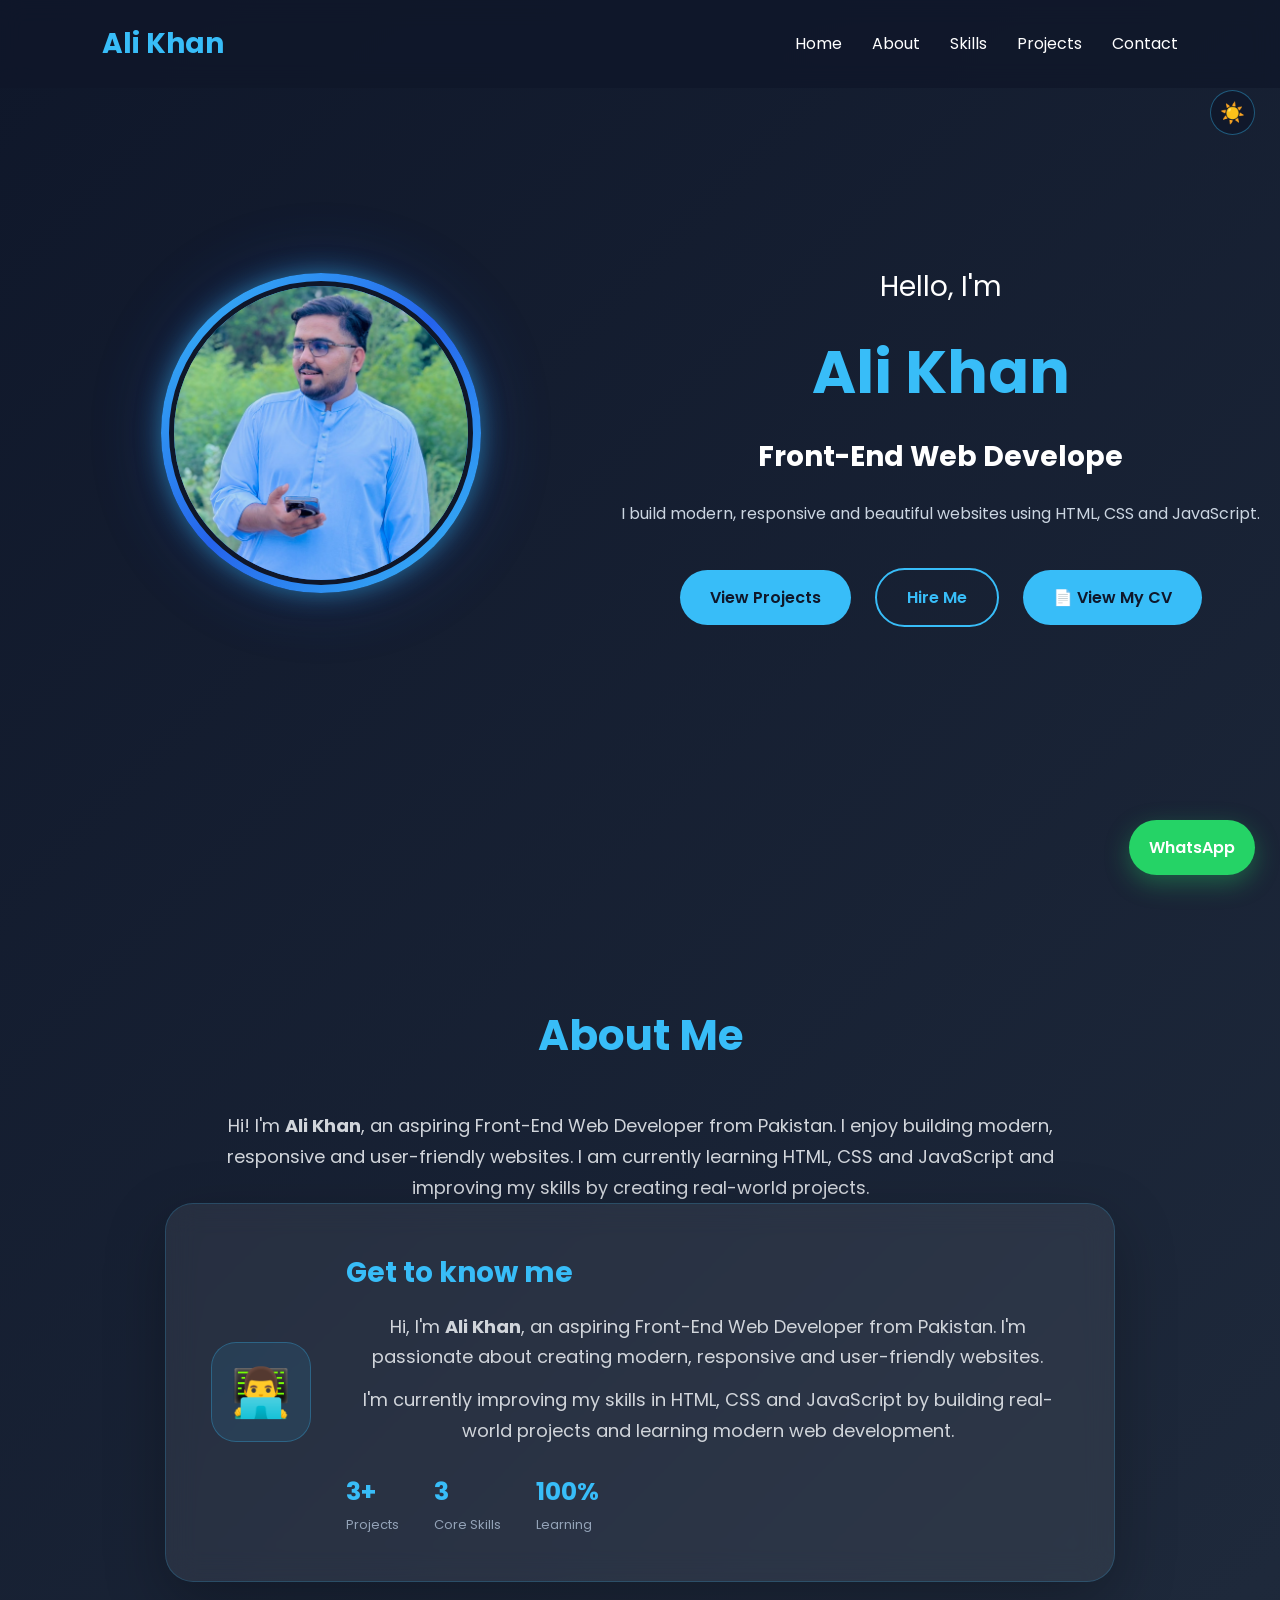
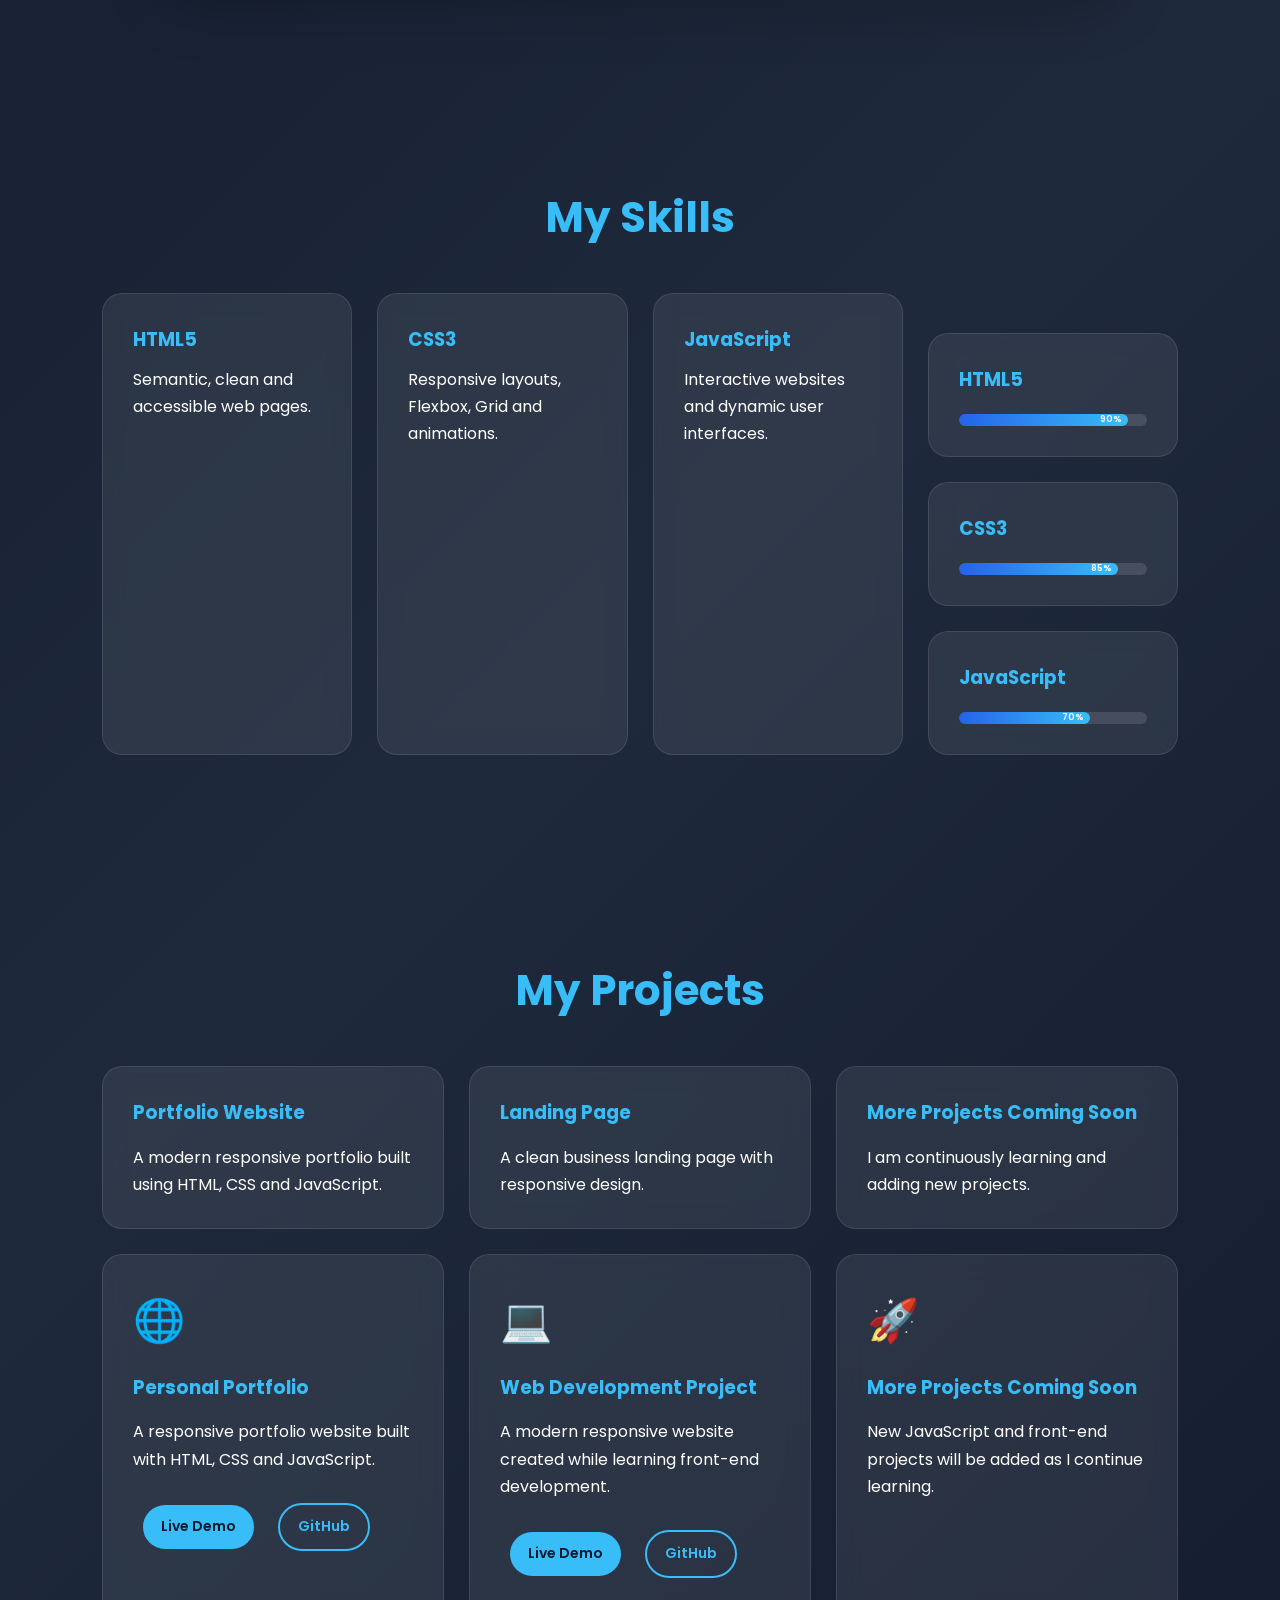
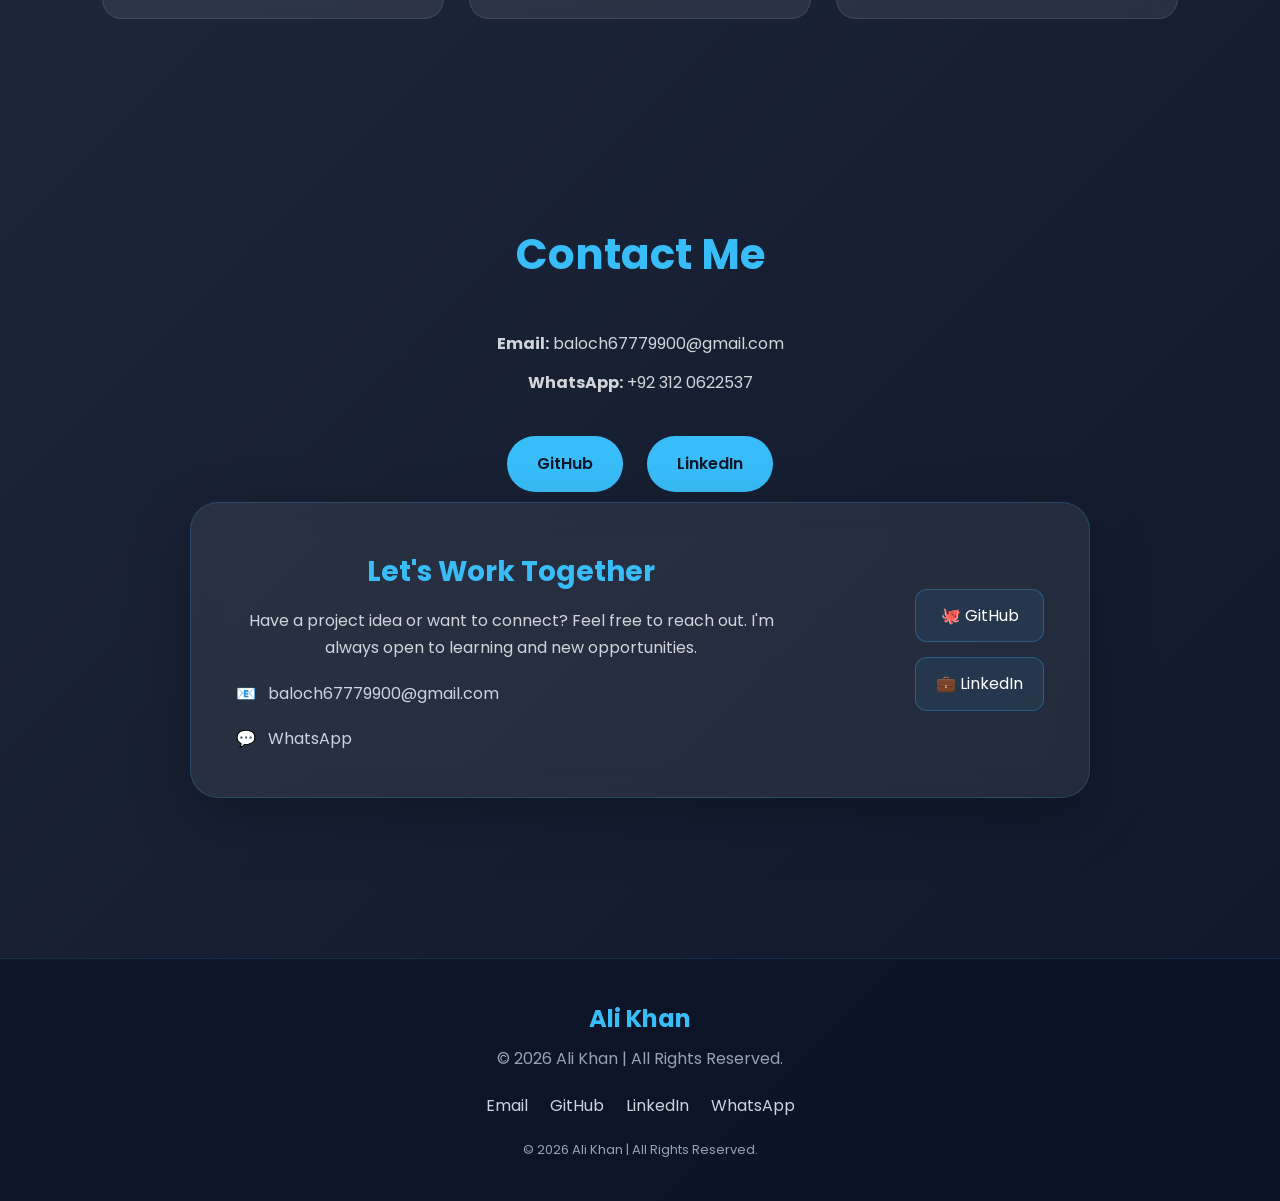
<file: index.html>
<!DOCTYPE html>
<html lang="en">
<head>
  <meta charset="UTF-8">
  <meta name="viewport" content="width=device-width, initial-scale=1.0">
  <title>Ali Khan | Front-End Web Developer</title>
  
<meta name="description"
      content="Ali Khan — Front-End Web Developer portfolio. Explore my projects, skills and web development work.">

<meta name="author" content="Ali Khan">

<meta property="og:title" content="Ali Khan | Front-End Web Developer">

<meta property="og:description"
      content="Explore Ali Khan's portfolio, projects and front-end web development skills.">

<meta property="og:type" content="website">

<meta property="og:url"
      content="https://alainrecovery52.github.io/ali-khan-portfolio/">

<meta property="og:image" content="profile.jpg">
  
  <link rel="stylesheet" href="style.css">

</head>

<body>

<header>
  <nav class="navbar">
    <div class="logo">Ali Khan</div>

    <ul class="nav-links">
      <li><a href="#home">Home</a></li>
      <li><a href="#about">About</a></li>
      <li><a href="#skills">Skills</a></li>
      <li><a href="#projects">Projects</a></li>
      <li><a href="#contact">Contact</a></li>
    </ul>
    <button id="theme-toggle" aria-label="Toggle dark mode">☀️</button>
    
  </nav>
  
</header>

<section class="hero" id="home">
  
<div class="hero-image">
  
  <img src="profile.jpg" alt="Ali Khan">
  
</div>
  <div class="hero-content">

    <h1>Hello, I'm</h1>

    <h2>Ali Khan</h2>

    <h3>Front-End Web Developer</h3>

    <p>
      I build modern, responsive and beautiful websites using HTML, CSS and JavaScript.
    </p>

    <div class="hero-buttons">

      <a href="#projects" class="btn">
        View Projects
      </a>

      <a href="#contact" class="btn secondary">
        Hire Me
      </a>
      
<a href="cv.html" class="btn">
  📄 View My CV
</a>
      
    </div>

  </div>

</section>
<section id="about" class="about">

  <h2>About Me</h2>

  <p>
    Hi! I'm <strong>Ali Khan</strong>, an aspiring Front-End Web Developer from Pakistan. I enjoy building modern, responsive and user-friendly websites. I am currently learning HTML, CSS and JavaScript and improving my skills by creating real-world projects.
  </p>
<div class="about-card">

  <div class="about-icon">👨‍💻</div>

  <div class="about-content">
    <h3>Get to know me</h3>

    <p>
      Hi, I'm <strong>Ali Khan</strong>, an aspiring Front-End Web Developer
      from Pakistan. I'm passionate about creating modern, responsive and
      user-friendly websites.
    </p>

    <p>
      I'm currently improving my skills in HTML, CSS and JavaScript by
      building real-world projects and learning modern web development.
    </p>

    <div class="about-highlights">
      <div>
        <strong>3+</strong>
        <span>Projects</span>
      </div>

      <div>
        <strong>3</strong>
        <span>Core Skills</span>
      </div>

      <div>
        <strong>100%</strong>
        <span>Learning</span>
      </div>
    </div>
  </div>

</div>
  
</section>

<section id="skills" class="skills">

  <h2>My Skills</h2>

  <div class="skills-grid">

    <div class="skill-card">
      <h3>HTML5</h3>
      <p>Semantic, clean and accessible web pages.</p>
    </div>

    <div class="skill-card">
      <h3>CSS3</h3>
      <p>Responsive layouts, Flexbox, Grid and animations.</p>
    </div>

    <div class="skill-card">
      <h3>JavaScript</h3>
      <p>Interactive websites and dynamic user interfaces.</p>
    </div>
<div class="skills-grid">

  <div class="skill-card">
    <h3>HTML5</h3>
    <div class="skill-bar">
      <div class="skill-progress html-progress">90%</div>
    </div>
  </div>

  <div class="skill-card">
    <h3>CSS3</h3>
    <div class="skill-bar">
      <div class="skill-progress css-progress">85%</div>
    </div>
  </div>

  <div class="skill-card">
    <h3>JavaScript</h3>
    <div class="skill-bar">
      <div class="skill-progress js-progress">70%</div>
    </div>
  </div>
  
  </div>

</section>
<section id="projects" class="projects">

  <h2>My Projects</h2>

  <div class="project-grid">

    <div class="project-card">
      <h3>Portfolio Website</h3>
      <p>A modern responsive portfolio built using HTML, CSS and JavaScript.</p>
    </div>

    <div class="project-card">
      <h3>Landing Page</h3>
      <p>A clean business landing page with responsive design.</p>
    </div>

    <div class="project-card">
      <h3>More Projects Coming Soon</h3>
      <p>I am continuously learning and adding new projects.</p>
    </div>
<div class="project-card">
  <div class="project-icon">🌐</div>
  <h3>Personal Portfolio</h3>
  <p>
    A responsive portfolio website built with HTML, CSS and JavaScript.
  </p>

  <div class="project-buttons">
    <a href="https://alainrecovery52.github.io/ali-khan-portfolio/"
       target="_blank" class="btn">
      Live Demo
    </a>

    <a href="https://github.com/alainrecovery52/ali-khan-portfolio"
       target="_blank" class="btn secondary">
      GitHub
    </a>
  </div>
</div>

<div class="project-card">
  <div class="project-icon">💻</div>
  <h3>Web Development Project</h3>
  <p>
    A modern responsive website created while learning front-end development.
  </p>

  <div class="project-buttons">
    <a href="#" class="btn">Live Demo</a>
    <a href="#" class="btn secondary">GitHub</a>
  </div>
</div>

<div class="project-card">
  <div class="project-icon">🚀</div>
  <h3>More Projects Coming Soon</h3>
  <p>
    New JavaScript and front-end projects will be added as I continue learning.
  </p>
</div>
    
  </div>

</section>

<section id="contact" class="contact">

  <h2>Contact Me</h2>

  <p><strong>Email:</strong> baloch67779900@gmail.com</p>

  <p><strong>WhatsApp:</strong> +92 312 0622537</p>

  <div class="contact-buttons">

    <a class="btn" href="https://github.com/alainrecovery52" target="_blank">GitHub</a>

    <a class="btn" href="https://linkedin.com/in/ali-khan-63abb1426/" target="_blank">LinkedIn</a>
<div class="contact-card">

  <div class="contact-info">

    <h3>Let's Work Together</h3>

    <p>
      Have a project idea or want to connect? Feel free to reach out.
      I'm always open to learning and new opportunities.
    </p>

    <div class="contact-item">
      <span>📧</span>
      <a href="mailto:baloch67779900@gmail.com">
        baloch67779900@gmail.com
      </a>
    </div>

    <div class="contact-item">
      <span>💬</span>
      <a href="https://wa.me/923120622537" target="_blank">
        WhatsApp
      </a>
    </div>

  </div>

  <div class="contact-socials">

    <a href="https://github.com/alainrecovery52"
       target="_blank"
       class="social-btn">
      🐙 GitHub
    </a>

    <a href="https://linkedin.com/in/ali-khan-63abb1426/"
       target="_blank"
       class="social-btn">
      💼 LinkedIn
    </a>

  </div>

</div>
  
</section>

<footer>

  <div class="footer-content">

    <h3>Ali Khan</h3>

    <p>Front-End Web Developer</p>

    <div class="footer-links">

      <a href="mailto:baloch67779900@gmail.com">Email</a>

      <a href="https://github.com/alainrecovery52" target="_blank">GitHub</a>

      <a href="https://linkedin.com/in/ali-khan-63abb1426/" target="_blank">LinkedIn</a>

      <a href="https://wa.me/923120622537" target="_blank">WhatsApp</a>

    </div>

    <p class="copyright">
      © 2026 Ali Khan | All Rights Reserved.
    </p>

  </div>

</footer>
  
<a
  href="https://wa.me/923120622537"
  class="whatsapp-btn"
  target="_blank"
  aria-label="Contact Ali Khan on WhatsApp"
>
  WhatsApp
</a>
  
<script src="script.js"></script>
  
</body>
</html>
</file>
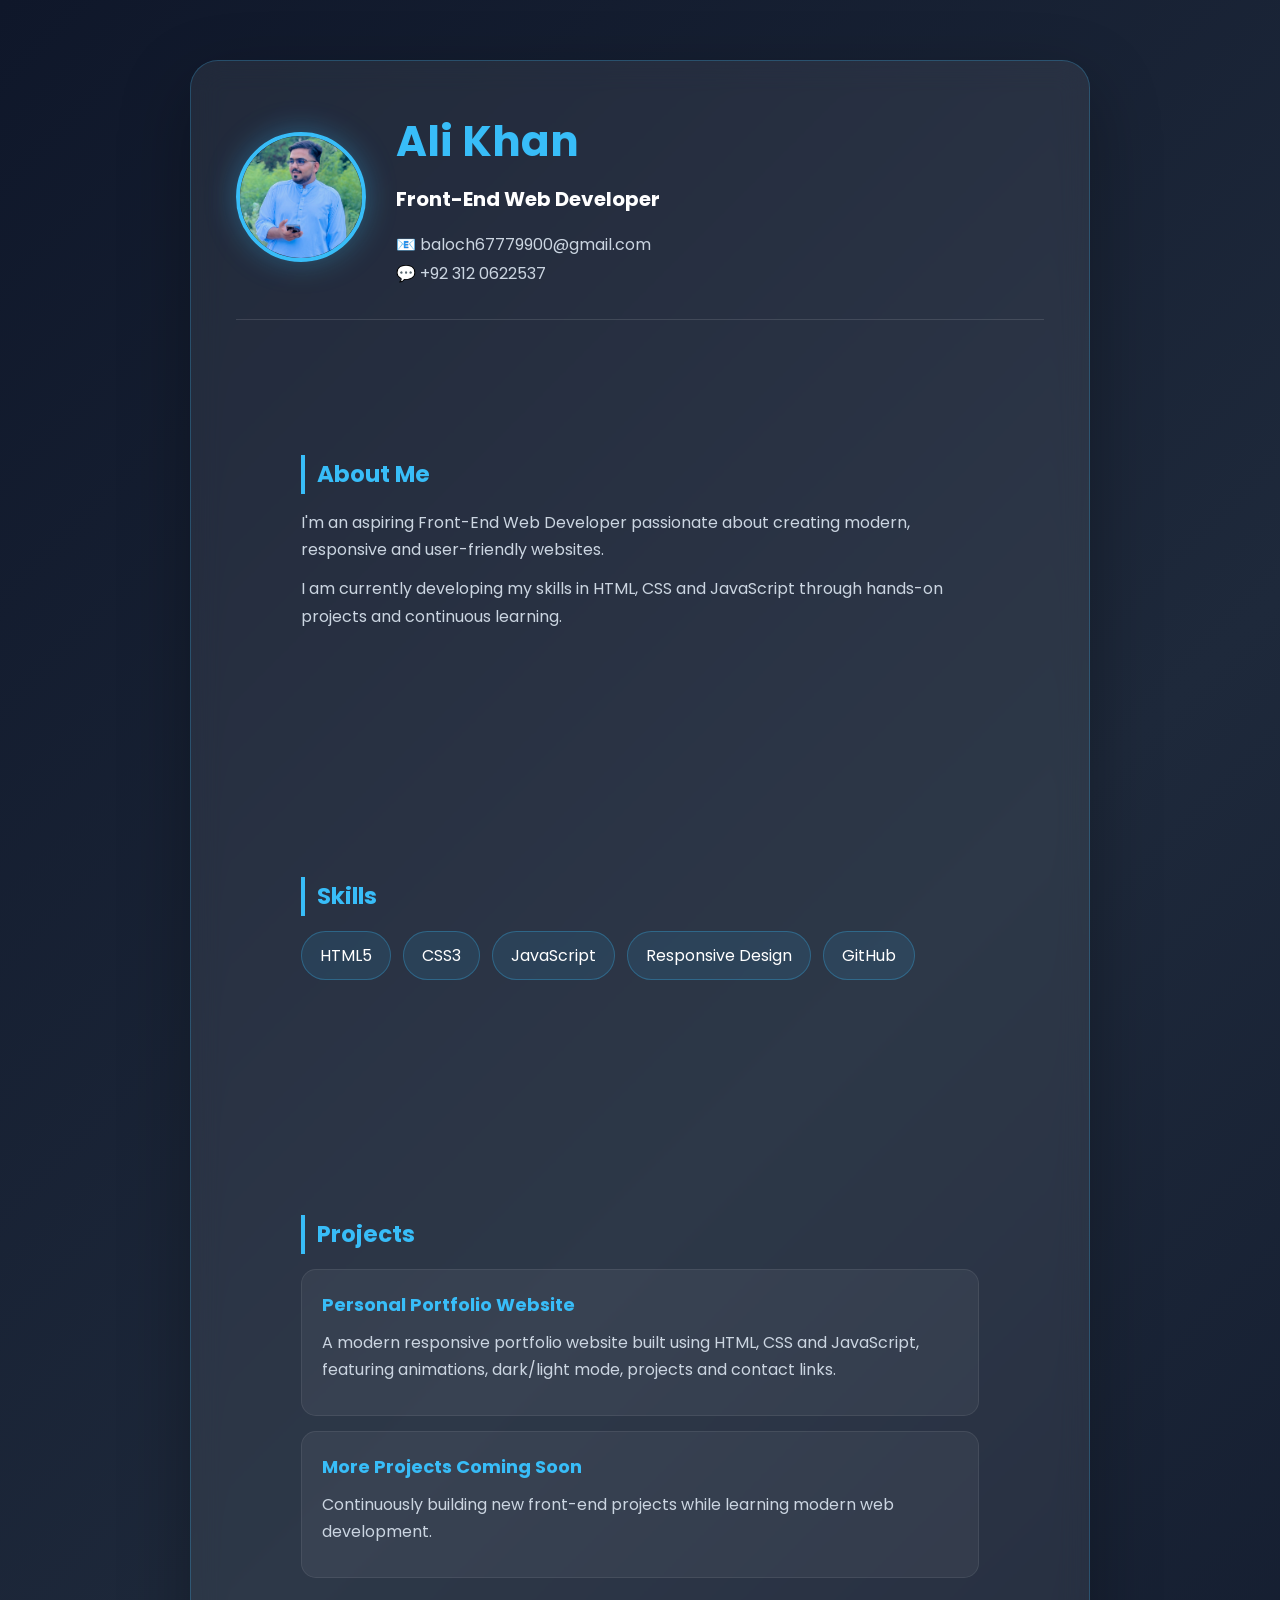
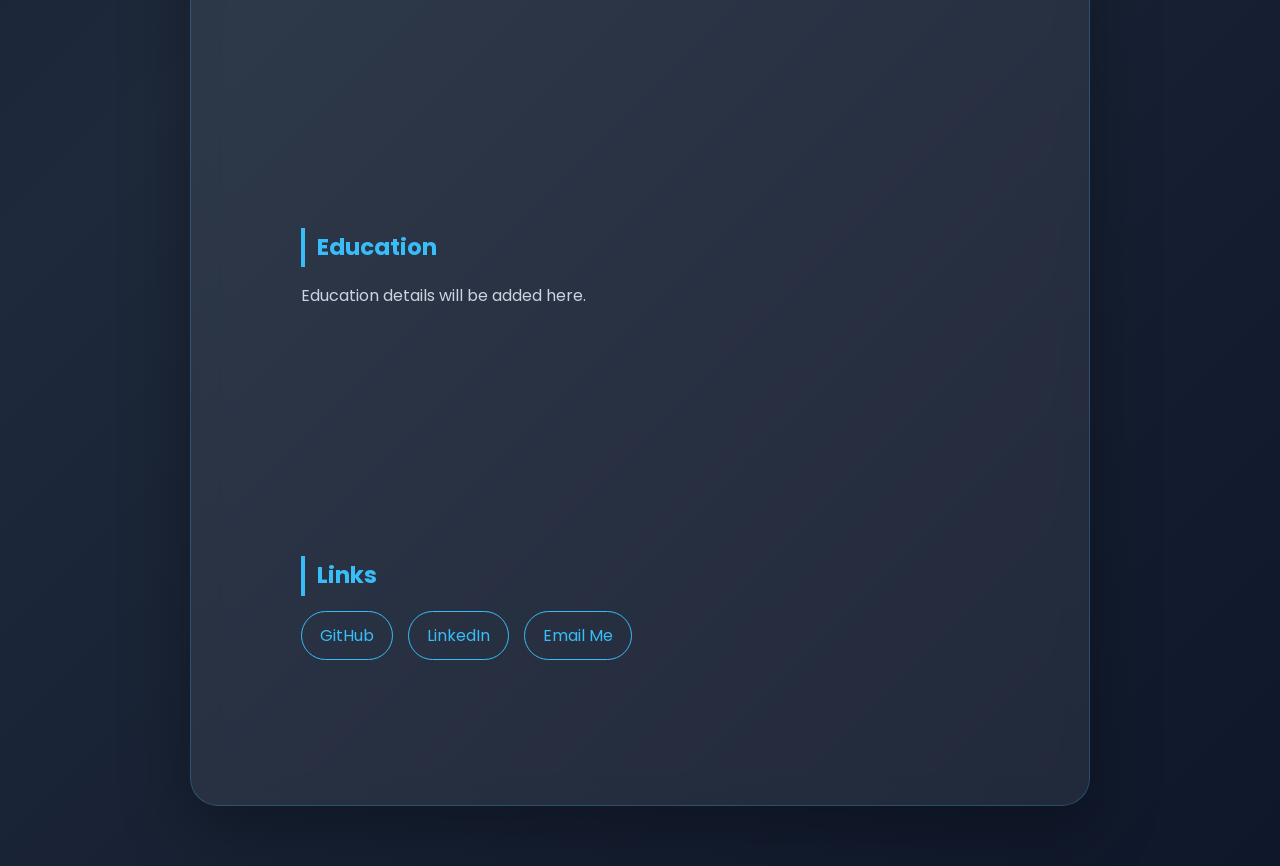
<file: cv.html>
<!DOCTYPE html>
<html lang="en">
<head>
  <meta charset="UTF-8">
  <meta name="viewport" content="width=device-width, initial-scale=1.0">

  <title>Ali Khan | Resume</title>

  <link rel="stylesheet" href="style.css">

  <style>
    .resume-page{
      min-height:100vh;
      padding:60px 20px;
    }

    .resume-card{
      max-width:900px;
      margin:auto;
      background:rgba(255,255,255,.07);
      border:1px solid rgba(56,189,248,.25);
      border-radius:28px;
      padding:45px;
      backdrop-filter:blur(15px);
      box-shadow:0 25px 70px rgba(0,0,0,.3);
    }

    .resume-header{
      display:flex;
      align-items:center;
      gap:30px;
      padding-bottom:30px;
      border-bottom:1px solid rgba(255,255,255,.12);
    }

    .resume-photo{
      width:130px;
      height:130px;
      object-fit:cover;
      border-radius:50%;
      border:4px solid #38bdf8;
      box-shadow:0 0 30px rgba(56,189,248,.35);
    }

    .resume-header h1{
      font-size:42px;
      color:#38bdf8;
      margin-bottom:5px;
    }

    .resume-header h2{
      font-size:20px;
      color:#fff;
      margin:0 0 15px;
    }

    .resume-contact{
      color:#cbd5e1;
      line-height:1.8;
    }

    .resume-section{
      margin-top:35px;
    }

    .resume-section h3{
      color:#38bdf8;
      font-size:23px;
      margin-bottom:15px;
      border-left:4px solid #38bdf8;
      padding-left:12px;
    }

    .resume-section p{
      color:#cbd5e1;
      margin-bottom:12px;
    }

    .resume-skills{
      display:flex;
      flex-wrap:wrap;
      gap:12px;
    }

    .resume-skill{
      padding:10px 18px;
      border-radius:30px;
      background:rgba(56,189,248,.1);
      border:1px solid rgba(56,189,248,.3);
      color:#fff;
    }

    .resume-project{
      padding:20px;
      margin-bottom:15px;
      border-radius:15px;
      background:rgba(255,255,255,.05);
      border:1px solid rgba(255,255,255,.08);
    }

    .resume-project h4{
      color:#38bdf8;
      margin-bottom:8px;
      font-size:18px;
    }

    .resume-links{
      display:flex;
      flex-wrap:wrap;
      gap:15px;
      margin-top:15px;
    }

    .resume-link{
      display:inline-block;
      padding:10px 18px;
      border-radius:25px;
      border:1px solid #38bdf8;
      color:#38bdf8;
      text-decoration:none;
      transition:.3s;
    }

    .resume-link:hover{
      background:#38bdf8;
      color:#0f172a;
      transform:translateY(-3px);
    }

    @media(max-width:650px){

      .resume-page{
        padding:30px 15px;
      }

      .resume-card{
        padding:25px 20px;
      }

      .resume-header{
        flex-direction:column;
        text-align:center;
      }

      .resume-header h1{
        font-size:32px;
      }

      .resume-photo{
        width:110px;
        height:110px;
      }
    }
  </style>
</head>

<body>

  <main class="resume-page">

    <div class="resume-card">

      <header class="resume-header">

        <img
          src="profile.jpg"
          alt="Ali Khan"
          class="resume-photo"
        >

        <div>
          <h1>Ali Khan</h1>

          <h2>Front-End Web Developer</h2>

          <div class="resume-contact">
            📧 baloch67779900@gmail.com<br>
            💬 +92 312 0622537
          </div>
        </div>

      </header>


      <section class="resume-section">

        <h3>About Me</h3>

        <p>
          I'm an aspiring Front-End Web Developer passionate about creating
          modern, responsive and user-friendly websites.
        </p>

        <p>
          I am currently developing my skills in HTML, CSS and JavaScript
          through hands-on projects and continuous learning.
        </p>

      </section>


      <section class="resume-section">

        <h3>Skills</h3>

        <div class="resume-skills">

          <span class="resume-skill">HTML5</span>
          <span class="resume-skill">CSS3</span>
          <span class="resume-skill">JavaScript</span>
          <span class="resume-skill">Responsive Design</span>
          <span class="resume-skill">GitHub</span>

        </div>

      </section>


      <section class="resume-section">

        <h3>Projects</h3>

        <div class="resume-project">

          <h4>Personal Portfolio Website</h4>

          <p>
            A modern responsive portfolio website built using HTML,
            CSS and JavaScript, featuring animations, dark/light mode,
            projects and contact links.
          </p>

        </div>

        <div class="resume-project">

          <h4>More Projects Coming Soon</h4>

          <p>
            Continuously building new front-end projects while learning
            modern web development.
          </p>

        </div>

      </section>


      <section class="resume-section">

        <h3>Education</h3>

        <p>
          Education details will be added here.
        </p>

      </section>


      <section class="resume-section">

        <h3>Links</h3>

        <div class="resume-links">

          <a
            href="https://github.com/alainrecovery52"
            target="_blank"
            class="resume-link">
            GitHub
          </a>

          <a
            href="https://linkedin.com/in/ali-khan-63abb1426/"
            target="_blank"
            class="resume-link">
            LinkedIn
          </a>

          <a
            href="mailto:baloch67779900@gmail.com"
            class="resume-link">
            Email Me
          </a>

        </div>

      </section>

    </div>

  </main>

</body>
</html>
</file>
<file: style.css>
/* ===== Google Font ===== */
@import url('https://fonts.googleapis.com/css2?family=Poppins:wght@300;400;500;600;700&display=swap');

/* ===== Reset ===== */
*{
    margin:0;
    padding:0;
    box-sizing:border-box;
    font-family:'Poppins',sans-serif;
}

html{
    scroll-behavior:smooth;
}

body{
    background:linear-gradient(135deg,#0f172a,#1e293b,#0f172a);
    color:#fff;
    line-height:1.7;
}

/* ===== Navbar ===== */
.navbar{
    display:flex;
    justify-content:space-between;
    align-items:center;
    padding:20px 8%;
    position:fixed;
    width:100%;
    top:0;
    left:0;
    background:rgba(15,23,42,.8);
    backdrop-filter:blur(12px);
    z-index:1000;
}

.logo{
    font-size:28px;
    font-weight:700;
    color:#38bdf8;
}

.nav-links{
    display:flex;
    list-style:none;
    gap:30px;
}

.nav-links a{
    color:#fff;
    text-decoration:none;
    transition:.3s;
}

.nav-links a:hover{
    color:#38bdf8;
}

/* ===== Hero ===== */
.hero{
    min-height:100vh;
    display:flex;
    align-items:center;
    justify-content:center;
    text-align:center;
    padding:120px 20px;
}

.hero h1{
    font-size:28px;
    font-weight:400;
}

.hero h2{
    font-size:60px;
    color:#38bdf8;
    margin:10px 0;
}

.hero h3{
    font-size:28px;
    margin-bottom:20px;
}

.hero p{
    max-width:700px;
    margin:auto;
    color:#cbd5e1;
}
/* ===== Buttons ===== */
.hero-buttons{
    margin-top:30px;
}

.btn{
    display:inline-block;
    padding:14px 30px;
    margin:10px;
    background:#38bdf8;
    color:#0f172a;
    text-decoration:none;
    border-radius:50px;
    font-weight:600;
    transition:.3s;
}

.btn:hover{
    transform:translateY(-5px);
    box-shadow:0 10px 25px rgba(56,189,248,.4);
}

.btn.secondary{
    background:transparent;
    color:#38bdf8;
    border:2px solid #38bdf8;
}

.btn.secondary:hover{
    background:#38bdf8;
    color:#0f172a;
}

/* ===== Sections ===== */
section{
    padding:100px 8%;
}

section h2{
    text-align:center;
    font-size:42px;
    color:#38bdf8;
    margin-bottom:40px;
}

/* ===== About ===== */
.about p{
    max-width:850px;
    margin:auto;
    text-align:center;
    color:#d1d5db;
    font-size:18px;
}

/* ===== Skills ===== */
.skills-grid{
    display:grid;
    grid-template-columns:repeat(auto-fit,minmax(250px,1fr));
    gap:25px;
    margin-top:40px;
}

.skill-card{
    background:rgba(255,255,255,.08);
    backdrop-filter:blur(10px);
    padding:30px;
    border-radius:20px;
    transition:.3s;
    border:1px solid rgba(255,255,255,.1);
}

.skill-card:hover{
    transform:translateY(-10px);
    border-color:#38bdf8;
    box-shadow:0 15px 30px rgba(56,189,248,.2);
}

.skill-card h3{
    color:#38bdf8;
    margin-bottom:10px;
}
/* ===== Projects ===== */
.project-grid{
    display:grid;
    grid-template-columns:repeat(auto-fit,minmax(280px,1fr));
    gap:25px;
    margin-top:40px;
}

.project-card{
    background:rgba(255,255,255,.08);
    backdrop-filter:blur(12px);
    border:1px solid rgba(255,255,255,.1);
    border-radius:20px;
    padding:30px;
    transition:.3s;
}

.project-card:hover{
    transform:translateY(-10px);
    box-shadow:0 15px 35px rgba(56,189,248,.25);
    border-color:#38bdf8;
}

.project-card h3{
    color:#38bdf8;
    margin-bottom:15px;
}

/* ===== Contact ===== */
.contact{
    text-align:center;
}

.contact p{
    margin:12px 0;
    color:#d1d5db;
}

.contact-buttons{
    margin-top:30px;
}

/* ===== Footer ===== */
footer{
    text-align:center;
    padding:30px;
    border-top:1px solid rgba(255,255,255,.1);
    color:#94a3b8;
    margin-top:40px;
}

/* ===== Mobile ===== */
@media (max-width:768px){

    .navbar{
        flex-direction:column;
        gap:15px;
        padding:15px;
    }

    .nav-links{
        flex-wrap:wrap;
        justify-content:center;
        gap:15px;
    }

    .hero h2{
        font-size:40px;
    }

    .hero h3{
        font-size:22px;
    }

    section{
        padding:80px 20px;
    }

    section h2{
        font-size:32px;
    }
}
/* ===== Premium Profile Photo ===== */

.hero{
    position:relative;
}

.hero-image{
    width:320px;
    height:320px;
    margin:0 auto 35px;
    padding:8px;
    border-radius:50%;
    background:linear-gradient(135deg,#38bdf8,#2563eb,#38bdf8);
    box-shadow:
        0 0 25px rgba(56,189,248,.5),
        0 0 70px rgba(37,99,235,.25);
    animation:floatPhoto 4s ease-in-out infinite;
}

.hero-image img{
    width:100%;
    height:100%;
    object-fit:cover;
    object-position:center;
    border-radius:50%;
    border:5px solid #0f172a;
    display:block;
}

@keyframes floatPhoto{
    0%,100%{
        transform:translateY(0);
    }
    50%{
        transform:translateY(-10px);
    }
}

/* Mobile */
@media (max-width:768px){
    .hero-image{
        width:240px;
        height:240px;
        margin-bottom:25px;
    }
}
/* ===== WhatsApp Floating Button ===== */

.whatsapp-btn{
    position:fixed;
    right:25px;
    bottom:25px;
    z-index:9999;

    padding:14px 20px;
    border-radius:50px;

    background:#25D366;
    color:#fff;
    text-decoration:none;
    font-weight:600;

    box-shadow:0 8px 25px rgba(37,211,102,.35);
    transition:.3s;
}

.whatsapp-btn:hover{
    transform:translateY(-5px) scale(1.05);
    box-shadow:0 12px 30px rgba(37,211,102,.5);
}

@media (max-width:768px){
    .whatsapp-btn{
        right:15px;
        bottom:15px;
        padding:12px 16px;
    }
}
/* ===== Theme Button ===== */

#theme-toggle{
    position:fixed;
    top:90px;
    right:25px;
    z-index:9999;
    
    width:45px;
    height:45px;
    padding:0;
    
    border:1px solid rgba(56,189,248,.4);
    border-radius:50%;
    
    background:rgba(15,23,42,.8);
    color:#fff;
    
    cursor:pointer;
    font-size:20px;
    
    backdrop-filter:blur(10px);
    transition:.3s;
}

#theme-toggle:hover{
    transform:rotate(20deg) scale(1.08);
    box-shadow:0 0 20px rgba(56,189,248,.4);
}
/* ===== Light Mode ===== */

body.light-mode{
    background:linear-gradient(135deg,#f8fafc,#e0f2fe);
    color:#0f172a;
}

body.light-mode .navbar{
    background:rgba(255,255,255,.8);
}

body.light-mode .nav-links a{
    color:#0f172a;
}

body.light-mode .hero p,
body.light-mode .about p,
body.light-mode .contact p{
    color:#334155;
}

body.light-mode .skill-card,
body.light-mode .project-card{
    background:rgba(255,255,255,.7);
    color:#0f172a;
}

body.light-mode footer{
    color:#475569;
}
/* ===== Project Buttons ===== */

.project-icon{
    font-size:42px;
    margin-bottom:15px;
}

.project-buttons{
    margin-top:20px;
}

.project-buttons .btn{
    padding:10px 18px;
    font-size:14px;
}
/* ===== Animated Skills ===== */

.skill-bar{
    width:100%;
    height:12px;
    margin-top:18px;
    background:rgba(255,255,255,.12);
    border-radius:20px;
    overflow:hidden;
}

.skill-progress{
    height:100%;
    display:flex;
    align-items:center;
    justify-content:flex-end;
    padding-right:6px;
    border-radius:20px;
    background:linear-gradient(90deg,#2563eb,#38bdf8);
    color:#fff;
    font-size:9px;
    font-weight:600;
    animation:skillFill 1.5s ease forwards;
}

.html-progress{
    width:90%;
}

.css-progress{
    width:85%;
}

.js-progress{
    width:70%;
}

@keyframes skillFill{
    from{
        width:0;
    }
}
/* ===== Premium About Card ===== */

.about-card{
    max-width:950px;
    margin:0 auto;
    padding:45px;
    display:flex;
    align-items:center;
    gap:35px;

    background:rgba(255,255,255,.07);
    border:1px solid rgba(56,189,248,.2);
    border-radius:28px;

    backdrop-filter:blur(15px);
    box-shadow:0 20px 60px rgba(0,0,0,.25);

    transition:.4s;
}

.about-card:hover{
    transform:translateY(-8px);
    border-color:rgba(56,189,248,.6);
    box-shadow:0 25px 70px rgba(56,189,248,.12);
}

.about-icon{
    min-width:100px;
    height:100px;
    display:flex;
    align-items:center;
    justify-content:center;

    border-radius:25px;
    font-size:48px;

    background:rgba(56,189,248,.1);
    border:1px solid rgba(56,189,248,.3);
}

.about-content h3{
    font-size:28px;
    color:#38bdf8;
    margin-bottom:15px;
}

.about-content p{
    margin-bottom:12px;
}

.about-highlights{
    display:flex;
    gap:35px;
    margin-top:25px;
}

.about-highlights div{
    display:flex;
    flex-direction:column;
}

.about-highlights strong{
    font-size:25px;
    color:#38bdf8;
}

.about-highlights span{
    color:#94a3b8;
    font-size:13px;
}

/* Mobile */

@media(max-width:768px){

    .about-card{
        flex-direction:column;
        text-align:center;
        padding:30px 20px;
    }

    .about-highlights{
        justify-content:center;
        gap:25px;
    }
}
/* ===== Premium Contact ===== */

.contact-card{
    max-width:900px;
    margin:0 auto;
    padding:45px;

    display:flex;
    justify-content:space-between;
    align-items:center;
    gap:40px;

    background:rgba(255,255,255,.07);
    border:1px solid rgba(56,189,248,.2);
    border-radius:28px;

    backdrop-filter:blur(15px);
    box-shadow:0 20px 60px rgba(0,0,0,.25);
}

.contact-info h3{
    font-size:28px;
    color:#38bdf8;
    margin-bottom:12px;
}

.contact-info p{
    max-width:550px;
}

.contact-item{
    margin-top:18px;
    display:flex;
    align-items:center;
    gap:12px;
}

.contact-item a{
    color:#cbd5e1;
    text-decoration:none;
}

.contact-item a:hover{
    color:#38bdf8;
}

.contact-socials{
    display:flex;
    flex-direction:column;
    gap:15px;
}

.social-btn{
    padding:12px 20px;
    border:1px solid rgba(56,189,248,.3);
    border-radius:12px;
    color:#fff;
    text-decoration:none;
    background:rgba(56,189,248,.08);
    transition:.3s;
}

.social-btn:hover{
    transform:translateY(-4px);
    border-color:#38bdf8;
    box-shadow:0 10px 25px rgba(56,189,248,.2);
}

@media(max-width:768px){

    .contact-card{
        flex-direction:column;
        text-align:center;
        padding:30px 20px;
    }

    .contact-item{
        justify-content:center;
    }

    .contact-socials{
        width:100%;
    }

    .social-btn{
        text-align:center;
    }
}
/* ===== Premium Footer ===== */

footer{
    margin-top:60px;
    padding:40px 20px;
    text-align:center;
    border-top:1px solid rgba(56,189,248,.15);
    background:rgba(2,6,23,.35);
}

.footer-content h3{
    color:#38bdf8;
    font-size:24px;
    margin-bottom:5px;
}

.footer-content p{
    color:#94a3b8;
}

.footer-links{
    display:flex;
    justify-content:center;
    flex-wrap:wrap;
    gap:22px;
    margin:20px 0;
}

.footer-links a{
    color:#cbd5e1;
    text-decoration:none;
    transition:.3s;
}

.footer-links a:hover{
    color:#38bdf8;
    transform:translateY(-2px);
}

.copyright{
    margin-top:20px;
    font-size:13px;
}
</file>
